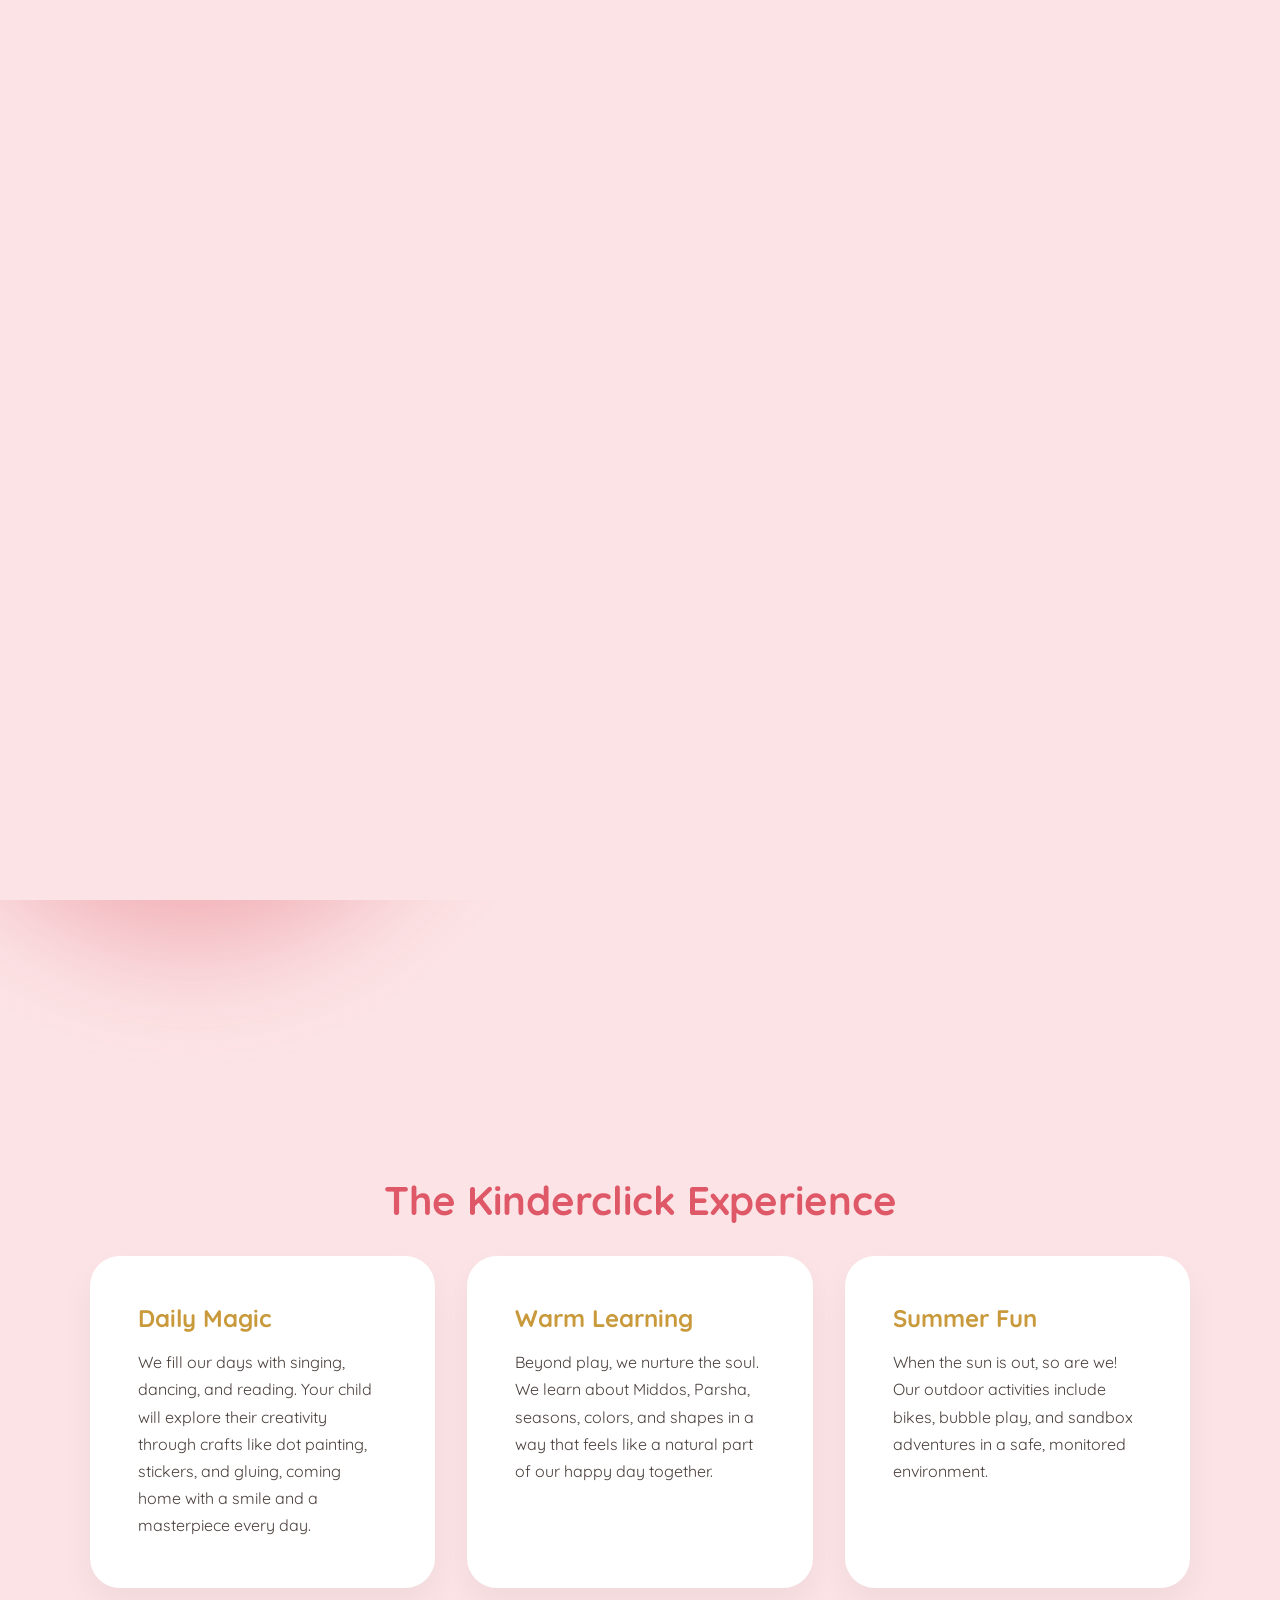
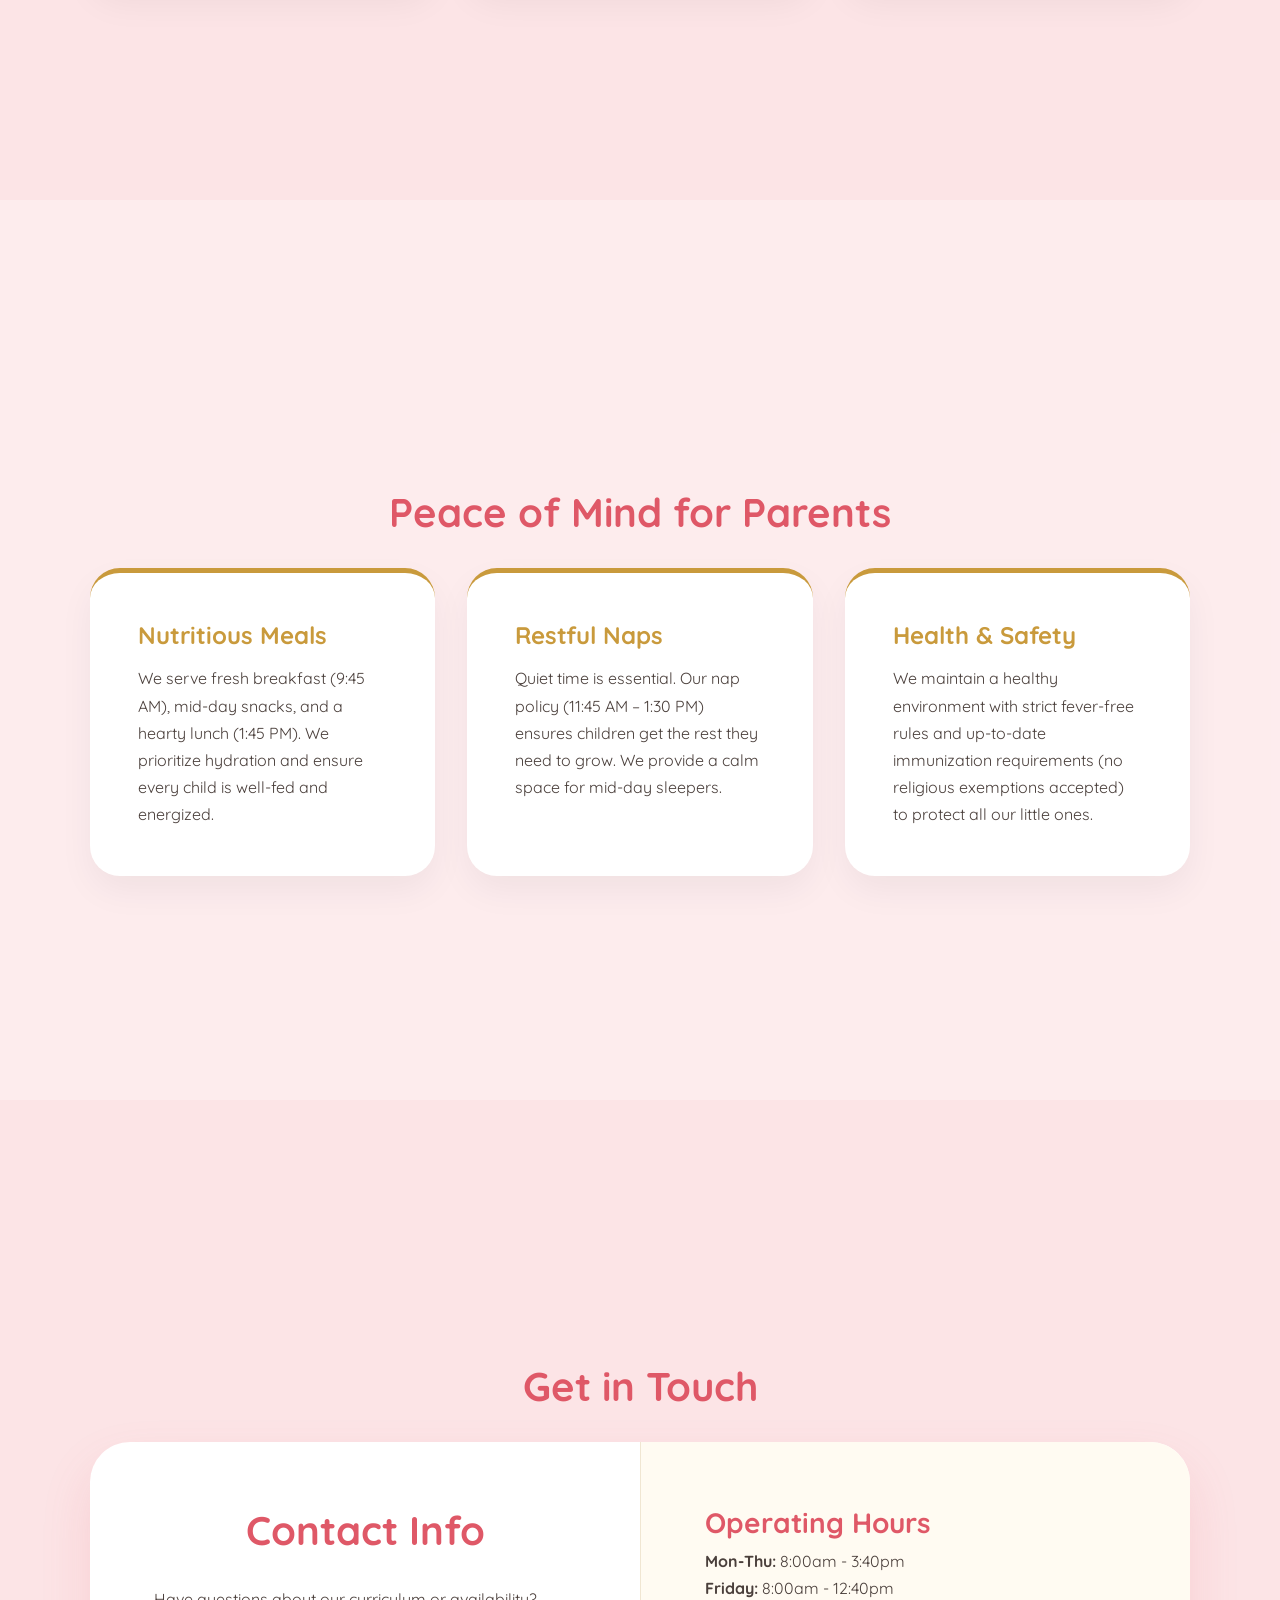
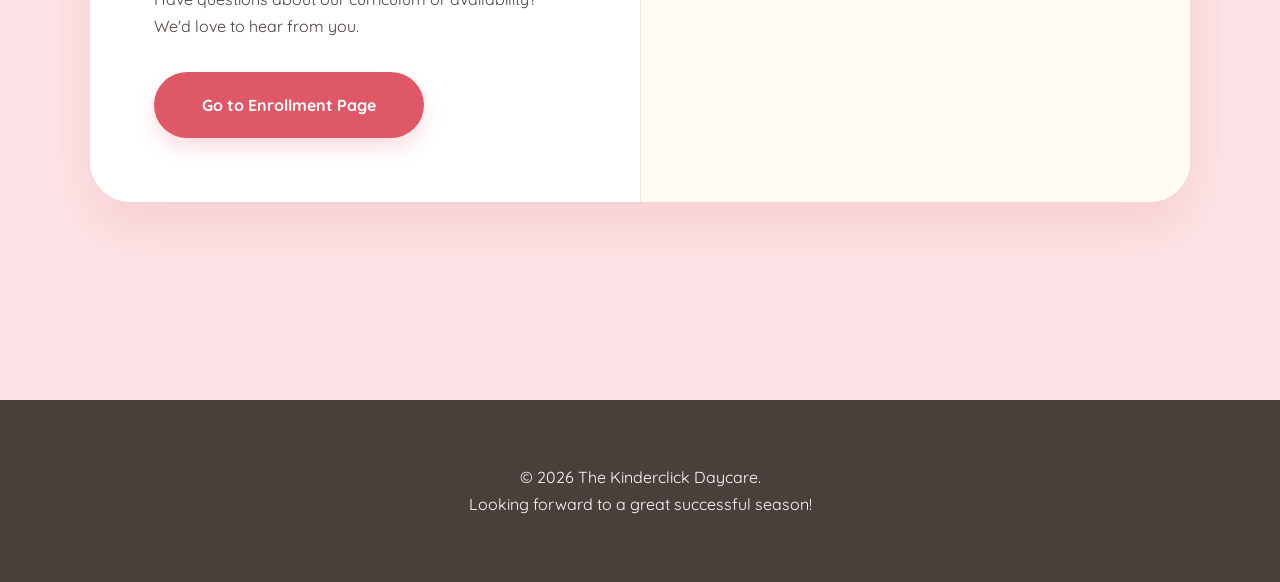
<file: index.html>
<!DOCTYPE html>
<html lang="en">
<head>
    <meta charset="UTF-8">
    <meta name="viewport" content="width=device-width, initial-scale=1.0">
    <title>The Kinderclick Daycare | Where Every Child Blossoms</title>
    <link rel="icon" type="image/png" href="favicon.png">
    <style>
        /* --- SITE LOADER STYLES --- */
        #site-loader {
            position: fixed;
            top: 0;
            left: 0;
            width: 100%;
            height: 100%;
            background: var(--primary-pink); /* Covers the screen in your primary brand color */
            z-index: 99999; /* Keeps it above everything else */
            transition: opacity 0.6s ease;
        }

        #loader-logo {
            position: absolute;
            top: 50%;
            left: 50%;
            height: 140px;
            transform: translate(-50%, -50%);
            /* Triggers the spin and fly animation */
            animation: spinAndFly 2s cubic-bezier(0.77, 0, 0.175, 1) forwards;
        }

        @keyframes spinAndFly {
            0% {
                top: 50%;
                left: 50%;
                transform: translate(-50%, -50%) rotate(0deg);
                height: 340px;
            }
            50% {
                /* Completes the 360 circle in the center of the screen */
                top: 50%;
                left: 50%;
                transform: translate(-50%, -50%) rotate(360deg);
                height: 140px;
                opacity: 1;
            }
            100% {
                /* Flies to the top ribbon and shrinks to match the actual logo size */
                top: 40px;
                left: 10vw; /* Navigates towards the flexbox alignment of your header */
                transform: translate(-50%, -50%) rotate(360deg);
                height: 60px;
                opacity: 0; /* Fades out smoothly as it lands */
            }
        }

        :root {
            --primary-pink: #fce4e6;
            --accent-red: #df5867;
            --brand-gold: #c99a3c;
            --deep-brown: #4a3f3b;
            --white: #ffffff;
            --glass: rgba(255, 255, 255, 0.85);
        }

        * {
            box-sizing: border-box;
            margin: 0;
            padding: 0;
        }

        html { scroll-behavior: smooth; }

        body {
            background-color: var(--primary-pink);
            color: var(--deep-brown);
            line-height: 1.7;
        }

        .bg-ornament {
            position: fixed;
            z-index: -1;
            opacity: 0.4;
            filter: blur(60px);
        }
        .ornament-1 { width: 50vw; height: 50vw; background: var(--brand-gold); top: -10%; right: -10%; border-radius: 50%; }
        .ornament-2 { width: 40vw; height: 40vw; background: var(--accent-red); bottom: -5%; left: -5%; border-radius: 50%; }

        header {
            position: fixed;
            top: 0;
            width: 100%;
            background: var(--glass);
            backdrop-filter: blur(12px);
            z-index: 1000;
            border-bottom: 1px solid rgba(223, 88, 103, 0.1);
        }

        .nav-content {
            max-width: 1200px;
            margin: 0 auto;
            padding: 1rem 2rem;
            display: flex;
            justify-content: space-between;
            align-items: center;
        }

        /* --- LOGO ANIMATION --- */
        .logo-placeholder img { 
            height: 60px; 
            /* Applies the continuous floating animation */
            animation: gentleFloat 4s ease-in-out infinite;
            transition: transform 0.3s ease;
        }

        /* Adds a playful little pop and tilt when hovered */
        .logo-placeholder img:hover {
            transform: scale(1.1) rotate(-5deg);
            /* Pauses the float animation while hovered so the transform takes over */
            animation-play-state: paused; 
        }

        /* Defines the floating movement */
        @keyframes gentleFloat {
            0% { transform: translateY(0px); }
            50% { transform: translateY(-6px); }
            100% { transform: translateY(0px); }
        }

        nav ul {
            display: flex;
            list-style: none;
            gap: 2rem;
        }

        nav a {
            text-decoration: none;
            color: var(--accent-red);
            font-weight: 700;
            font-size: 0.85rem;
            text-transform: uppercase;
            letter-spacing: 1px;
        }

        section {
            min-height: 100vh;
            padding: 8rem 2rem 4rem;
            display: flex;
            align-items: center;
        }

        .container {
            max-width: 1100px;
            margin: 0 auto;
            width: 100%;
        }

        h1, h2, h3 { color: var(--accent-red); line-height: 1.2; }
        h1 { font-size: clamp(2.5rem, 7vw, 4.5rem); margin-bottom: 1.5rem; }
        h2 { font-size: 2.5rem; margin-bottom: 2rem; text-align: center; }
        h3 { font-size: 1.75rem; margin-bottom: 0.5rem; }
        
        .highlight { color: var(--brand-gold); }

        .hero { text-align: center; background: radial-gradient(circle, var(--white) 0%, transparent 70%); }
        .hero p { font-size: 1.4rem; max-width: 800px; margin: 0 auto 2.5rem; font-weight: 300; }

        .grid {
            display: grid;
            grid-template-columns: repeat(auto-fit, minmax(300px, 1fr));
            gap: 2rem;
        }

        .feature-card {
            background: var(--white);
            padding: 3rem;
            border-radius: 30px;
            box-shadow: 0 15px 35px rgba(0,0,0,0.05);
            transition: 0.3s;
        }

        .feature-card:hover { transform: translateY(-10px); }
        .feature-card h3 { color: var(--brand-gold); margin-bottom: 1rem; font-size: 1.5rem; }

        .contact-wrapper {
            background: var(--white);
            border-radius: 40px;
            overflow: hidden;
            display: grid;
            grid-template-columns: 1fr 1fr;
            box-shadow: 0 25px 50px rgba(223, 88, 103, 0.15);
        }

        .contact-info { padding: 4rem; }
        .schedule-side { background: #fffbf2; padding: 4rem; border-left: 1px solid #f0e6d2; }

        .btn {
            background: var(--accent-red);
            color: white;
            padding: 1.2rem 3rem;
            border-radius: 50px;
            text-decoration: none;
            font-weight: bold;
            display: inline-block;
            transition: 0.3s;
            border: none;
            cursor: pointer;
            box-shadow: 0 10px 20px rgba(223, 88, 103, 0.2);
        }

        .btn:hover { background: var(--brand-gold); transform: translateY(-3px); }

        footer { text-align: center; padding: 4rem; background: var(--deep-brown); color: white; }

        @media (max-width: 900px) {
            .contact-wrapper { grid-template-columns: 1fr; }
            section { padding-top: 6rem; }
        }

        /* --- ANIMATED HERO ELEMENTS --- */
        /* Initially hide elements so they can fade in elegantly after loader clears */
        .hero h3,
        .hero h1, 
        .hero p, 
        .hero .btn {
            opacity: 0;
            animation: fadeInUp 1.2s cubic-bezier(0.25, 0.46, 0.45, 0.94) forwards;
        }

        /* Staggered entries calibrated closely with your 1.9s loader fade start */
        .hero h3 { animation-delay: 2.0s; }
        .hero h1 { animation-delay: 2.3s; }
        .hero p  { animation-delay: 2.6s; }
        .hero .btn { animation-delay: 2.9s; }

        /* The gentle slide-up effect */
        @keyframes fadeInUp {
            from {
                opacity: 0;
                transform: translateY(25px);
            }
            to {
                opacity: 1;
                transform: translateY(0);
            }
        }

        /* --- BRAND NAME SPARKLING EFFECT --- */
        .brand-name {
            position: relative;
            display: inline-block;
            color: var(--accent-red); /* Keeps your exact deep red color intact */
            transition: text-shadow 0.3s ease;
            cursor: default;
        }

        /* Subtle sharp clean glint effect on the letters directly without losing color */
        .brand-name:hover {
            text-shadow: 0 0 4px rgba(255, 255, 255, 0.7);
        }

        /* Setup blueprints for magical 4-pointed vector sparkle shapes */
        .brand-name::before,
        .brand-name::after {
            content: '';
            position: absolute;
            background: var(--brand-gold);
            /* Perfect geometrical formula for a cute decorative spark point */
            clip-path: polygon(50% 0%, 63% 37%, 100% 50%, 63% 63%, 50% 100%, 37% 63%, 0% 50%, 37% 37%);
            opacity: 0;
            transform: scale(0) rotate(0deg);
            transition: transform 0.4s ease, opacity 0.3s ease;
            pointer-events: none; /* Prevents interference with select/clicks */
        }

        /* Star 1: Positioned top-left, colored Gold */
        .brand-name::before {
            top: -12px;
            left: -12px;
            width: 18px;
            height: 18px;
        }

        /* Star 2: Positioned bottom-right, colored White */
        .brand-name::after {
            bottom: -4px;
            right: -16px;
            width: 13px;
            height: 13px;
            background: var(--white);
        }

        /* Fire off infinite looping twinkle cycles when parent pointer rests over text */
        .brand-name:hover::before {
            opacity: 1;
            animation: sparkleTwinkleOne 1.4s infinite ease-in-out;
        }

        .brand-name:hover::after {
            opacity: 1;
            animation: sparkleTwinkleTwo 1.8s infinite ease-in-out;
        }

        @keyframes sparkleTwinkleOne {
            0% { transform: scale(0) rotate(0deg); opacity: 0; }
            50% { transform: scale(1.2) rotate(90deg); opacity: 1; }
            100% { transform: scale(0) rotate(180deg); opacity: 0; }
        }

        @keyframes sparkleTwinkleTwo {
            0% { transform: scale(0) rotate(0deg); opacity: 0; }
            50% { transform: scale(1) rotate(-90deg); opacity: 1; }
            100% { transform: scale(0) rotate(-180deg); opacity: 0; }
        }

        /* --- GROW & BLOSSOM TEXT EFFECT --- */
        .highlight {
            display: inline-block;
            color: var(--brand-gold);
            animation: textBlossom 3s ease-in-out infinite alternate;
            transform-origin: center;
        }

        @keyframes textBlossom {
            0% { transform: scale(1); filter: drop-shadow(0 0 0px rgba(201,154,60,0)); }
            100% { transform: scale(1.02) rotate(0.5deg); filter: drop-shadow(0 4px 12px rgba(201,154,60,0.15)); }
        }

        /* --- FLOATING BACKGROUND PARTICLES --- */
        .hero-particles {
            position: absolute;
            width: 100%;
            height: 100%;
            top: 0;
            left: 0;
            overflow: hidden;
            z-index: -1;
            pointer-events: none;
        }

        .bubble {
            position: absolute;
            background: rgba(255, 255, 255, 0.6);
            border-radius: 50%;
            animation: floatBubble 8s infinite linear;
            bottom: -50px;
        }

        /* Varied particle weights, delay settings, and accents */
        .bubble:nth-child(1) { left: 12%; width: 45px; height: 45px; animation-duration: 9s; animation-delay: 2s; background: rgba(239, 88, 103, 0.12); }
        .bubble:nth-child(2) { left: 30%; width: 25px; height: 25px; animation-duration: 7s; animation-delay: 4.5s; }
        .bubble:nth-child(3) { left: 70%; width: 55px; height: 55px; animation-duration: 11s; animation-delay: 1.5s; background: rgba(201, 154, 60, 0.1); }
        .bubble:nth-child(4) { left: 88%; width: 32px; height: 32px; animation-duration: 8s; animation-delay: 3.5s; }

        @keyframes floatBubble {
            0% { transform: translateY(0) scale(1); opacity: 0; }
            10% { opacity: 1; }
            90% { opacity: 1; }
            100% { transform: translateY(-80vh) scale(1.2); opacity: 0; }
        }

        /* Continuous pulse dynamics applied safely after element finishes layout entry */
        .hero .btn {
            animation: pulseBtn 2s infinite alternate;
            animation-delay: 4.1s; 
        }

        @keyframes pulseBtn {
            0% { box-shadow: 0 10px 20px rgba(223, 88, 103, 0.2); }
            100% { box-shadow: 0 15px 30px rgba(223, 88, 103, 0.45); transform: translateY(-2px); }
        }
    </style>
    <link rel="stylesheet" href="fonts.css">
</head>
<body>
    <div id="site-loader">
        <img src="logo.png" alt="Kinderclick Loader" id="loader-logo">
    </div>

    <div class="bg-ornament ornament-1"></div>
    <div class="bg-ornament ornament-2"></div>

    <header>
        <div class="nav-content">
            <div class="logo-placeholder">
                <img src="logo.png" alt="Kinderclick Logo">
            </div>
            <nav>
                <ul>
                    <li><a href="#about">The Experience</a></li>
                    <li><a href="#policies">Policies</a></li>
                    <li><a href="Full.html">Enrollment</a></li>
                    <li><a href="testing2.html">Online Portal</a></li>
                </ul>
            </nav>
        </div>
    </header>

    <section class="hero" style="position: relative;">
        <div class="hero-particles">
            <div class="bubble"></div>
            <div class="bubble"></div>
            <div class="bubble"></div>
            <div class="bubble"></div>
        </div>

        <div class="container">
            <h3><span class="highlight">Welcome to </span><br></h3>
            <h1><span class="brand-name">The Kinderclick</span> <br><span class="highlight">Daycare</span></h1>
            <p>Where Every child Grows & Blossoms, <strong>a happy, calm, and loving environment</strong> designed for your child’s successful first steps.</p>
            <a href="Full.html" class="btn">Apply for the Season</a>
        </div>
    </section>

    <section id="about">
        <div class="container">
            <h2>The Kinderclick Experience</h2>
            <div class="grid">
                <div class="feature-card">
                    <h3>Daily Magic</h3>
                    <p>We fill our days with singing, dancing, and reading. Your child will explore their creativity through crafts like dot painting, stickers, and gluing, coming home with a smile and a masterpiece every day.</p>
                </div>
                <div class="feature-card">
                    <h3>Warm Learning</h3>
                    <p>Beyond play, we nurture the soul. We learn about Middos, Parsha, seasons, colors, and shapes in a way that feels like a natural part of our happy day together.</p>
                </div>
                <div class="feature-card">
                    <h3>Summer Fun</h3>
                    <p>When the sun is out, so are we! Our outdoor activities include bikes, bubble play, and sandbox adventures in a safe, monitored environment.</p>
                </div>
            </div>
        </div>
    </section>

    <section id="policies" style="background: rgba(255,255,255,0.3);">
        <div class="container">
            <h2>Peace of Mind for Parents</h2>
            <div class="grid">
                <div class="feature-card" style="border-top: 5px solid var(--brand-gold);">
                    <h3>Nutritious Meals</h3>
                    <p>We serve fresh breakfast (9:45 AM), mid-day snacks, and a hearty lunch (1:45 PM). We prioritize hydration and ensure every child is well-fed and energized.</p>
                </div>
                <div class="feature-card" style="border-top: 5px solid var(--brand-gold);">
                    <h3>Restful Naps</h3>
                    <p>Quiet time is essential. Our nap policy (11:45 AM – 1:30 PM) ensures children get the rest they need to grow. We provide a calm space for mid-day sleepers.</p>
                </div>
                <div class="feature-card" style="border-top: 5px solid var(--brand-gold);">
                    <h3>Health & Safety</h3>
                    <p>We maintain a healthy environment with strict fever-free rules and up-to-date immunization requirements (no religious exemptions accepted) to protect all our little ones.</p>
                </div>
            </div>
        </div>
    </section>

    <section id="contact">
        <div class="container">
            <h2>Get in Touch</h2>
            <div class="contact-wrapper">
                <div class="contact-info">
                    <h2>Contact Info</h2>
                    <p style="margin-bottom: 2rem;">Have questions about our curriculum or availability? We'd love to hear from you.</p>
                    <p style="margin-top: 2rem;">
                        <a href="Full.html" class="btn">Go to Enrollment Page</a>
                    </p>
                </div>
                <div class="schedule-side">
                    <h3>Operating Hours</h3>
                    <p><strong>Mon-Thu:</strong> 8:00am - 3:40pm</p>
                    <p><strong>Friday:</strong> 8:00am - 12:40pm</p>
                </div>
            </div>
        </div>
    </section>

    <footer>
        <p>&copy; 2026 The Kinderclick Daycare. <br>Looking forward to a great successful season!</p>
    </footer>

    <script>
        // Removes the preloader once the logo animation finishes
        window.addEventListener('load', function() {
            setTimeout(function() {
                const loader = document.getElementById('site-loader');
                loader.style.opacity = '0'; // Fades out the pink background
                
                // Removes the element from the page completely so links remain clickable
                setTimeout(() => {
                    loader.style.display = 'none';
                }, 600);
            }, 1900); // Triggers right as the logo lands in the ribbon
        });
    </script>
</body>
</html>
</file>
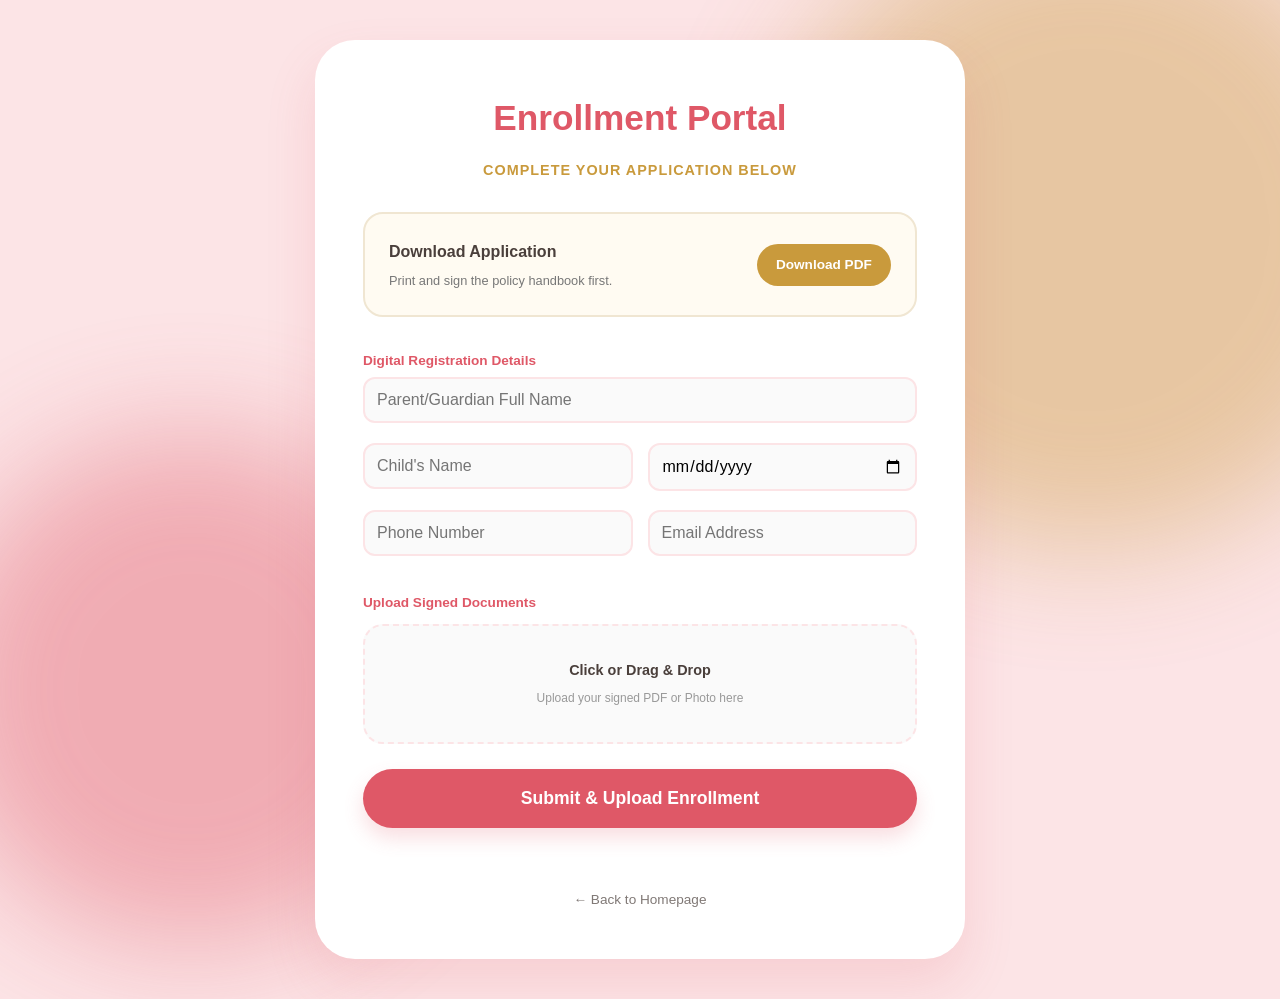
<file: enrollment.html>
<!DOCTYPE html>
<html lang="en">
<head>
    <meta charset="UTF-8">
    <meta name="viewport" content="width=device-width, initial-scale=1.0">
    <title>Enroll Your Child | Kinderclick</title>
    <link rel="icon" type="image/png" href="favicon.png">
    <style>
        :root {
            --primary-pink: #fce4e6;
            --accent-red: #df5867;
            --brand-gold: #c99a3c;
            --deep-brown: #4a3f3b;
            --white: #ffffff;
            --glass: rgba(255, 255, 255, 0.85);
        }

        * {
            box-sizing: border-box;
            margin: 0;
            padding: 0;
            font-family: 'Segoe UI', Tahoma, Geneva, Verdana, sans-serif;
        }

        body {
            background-color: var(--primary-pink);
            color: var(--deep-brown);
            line-height: 1.7;
            display: flex;
            justify-content: center;
            align-items: center;
            min-height: 100vh;
            padding: 40px 20px;
        }

        /* --- DECORATIVE BACKGROUND --- */
        .bg-ornament {
            position: fixed;
            z-index: -1;
            opacity: 0.4;
            filter: blur(60px);
        }
        .ornament-1 { width: 50vw; height: 50vw; background: var(--brand-gold); top: -10%; right: -10%; border-radius: 50%; }
        .ornament-2 { width: 40vw; height: 40vw; background: var(--accent-red); bottom: -5%; left: -5%; border-radius: 50%; }

        .card {
            background: var(--white);
            padding: 3rem;
            border-radius: 40px;
            max-width: 650px;
            width: 100%;
            box-shadow: 0 25px 50px rgba(223, 88, 103, 0.15);
            position: relative;
            z-index: 1;
        }

        h1 { color: var(--accent-red); text-align: center; margin-bottom: 10px; font-size: 2.2rem; }
        .subtitle { text-align: center; color: var(--brand-gold); margin-bottom: 30px; font-weight: bold; font-size: 0.9rem; text-transform: uppercase; letter-spacing: 1px; }
        
        /* --- DOWNLOAD BOX --- */
        .download-box {
            background: #fffbf2;
            border: 2px solid #f0e6d2;
            padding: 1.5rem;
            border-radius: 20px;
            display: flex;
            align-items: center;
            justify-content: space-between;
            margin-bottom: 2rem;
        }
        .download-text h4 { color: var(--deep-brown); margin-bottom: 4px; }
        .download-text p { font-size: 0.8rem; color: #777; }

        .form-group { margin-bottom: 1.2rem; }
        label { display: block; margin-bottom: 5px; font-weight: bold; color: var(--accent-red); font-size: 0.85rem; }
        
        input {
            width: 100%;
            padding: 12px;
            border: 2px solid var(--primary-pink);
            border-radius: 12px;
            font-size: 1rem;
            background: #fafafa;
            transition: 0.3s;
        }

        input:focus {
            outline: none;
            border-color: var(--brand-gold);
            background: white;
        }

        /* --- STYLED UPLOAD AREA --- */
        .upload-container {
            position: relative;
            background: #fafafa;
            border: 2px dashed var(--primary-pink);
            padding: 2rem;
            border-radius: 20px;
            text-align: center;
            transition: 0.3s;
            cursor: pointer;
            margin-top: 10px;
        }
        .upload-container:hover {
            border-color: var(--accent-red);
            background: #fff5f6;
        }
        .upload-container i {
            display: block;
            font-size: 2rem;
            margin-bottom: 10px;
            color: var(--accent-red);
        }
        .upload-container p { font-size: 0.9rem; color: var(--deep-brown); }
        .upload-container span { font-size: 0.75rem; color: #999; }
        
        #fileInput {
            position: absolute;
            top: 0;
            left: 0;
            width: 100%;
            height: 100%;
            opacity: 0;
            cursor: pointer;
        }

        .btn {
            background: var(--accent-red);
            color: white;
            border: none;
            width: 100%;
            padding: 1.2rem;
            border-radius: 50px;
            font-size: 1.1rem;
            font-weight: bold;
            cursor: pointer;
            margin-top: 25px;
            transition: 0.3s;
            box-shadow: 0 10px 20px rgba(223, 88, 103, 0.2);
        }

        .btn-small {
            background: var(--brand-gold);
            padding: 0.6rem 1.2rem;
            font-size: 0.85rem;
            border-radius: 30px;
            text-decoration: none;
            color: white;
            font-weight: bold;
        }

        .btn:hover { background: var(--brand-gold); transform: translateY(-2px); }
        .btn:disabled { background: #ccc; cursor: not-allowed; }
        
        #status { margin-top: 20px; text-align: center; font-weight: bold; padding: 10px; border-radius: 12px; font-size: 0.9rem; }
        
        .back-link {
            display: block;
            text-align: center;
            margin-top: 20px;
            color: var(--deep-brown);
            text-decoration: none;
            font-size: 0.85rem;
            opacity: 0.7;
        }
    </style>
</head>
<body>

<div class="bg-ornament ornament-1"></div>
<div class="bg-ornament ornament-2"></div>

<div class="card">
    <h1>Enrollment Portal</h1>
    <p class="subtitle">Complete your application below</p>
    
    <div class="download-box">
        <div class="download-text">
            <h4>Download Application</h4>
            <p>Print and sign the policy handbook first.</p>
        </div>
        <a href="OCFS-LDSS-0792.pdf" download="Kinderclick_Application_Form.pdf" class="btn-small">Download PDF</a>
    </div>

    <form id="enrollmentForm">
        <label>Digital Registration Details</label>
        <div class="form-group">
            <input type="text" id="parentName" placeholder="Parent/Guardian Full Name" required>
        </div>
        
        <div style="display: grid; grid-template-columns: 1fr 1fr; gap: 15px;">
            <div class="form-group">
                <input type="text" id="childName" placeholder="Child's Name" required>
            </div>
            <div class="form-group">
                <input type="date" id="childDob" required>
            </div>
        </div>

        <div style="display: grid; grid-template-columns: 1fr 1fr; gap: 15px;">
            <div class="form-group">
                <input type="tel" id="phone" placeholder="Phone Number" required>
            </div>
            <div class="form-group">
                <input type="email" id="email" placeholder="Email Address" required>
            </div>
        </div>

        <label style="margin-top: 1rem;">Upload Signed Documents</label>
        <div class="upload-container" id="dropZone">
            <div id="fileInfo">
                <p><strong>Click or Drag & Drop</strong></p>
                <span>Upload your signed PDF or Photo here</span>
            </div>
            <input type="file" id="fileInput" accept=".pdf,image/*" required>
        </div>
        
        <button type="submit" id="submitBtn" class="btn">Submit & Upload Enrollment</button>
    </form>
    
    <div id="status"></div>
    <a href="index.html" class="back-link">← Back to Homepage</a>
</div>

<script>
    const scriptURL = 'https://script.google.com/macros/s/AKfycbx3pAIXYkXNVANytpXfGrN6ALRuliQAyFrhnX6Y--jBqr1CVcocL7Z4B2r-tmSPe7hbHA/exec';
    
    // File input visual feedback
    const fileInput = document.getElementById('fileInput');
    const fileInfo = document.getElementById('fileInfo');

    fileInput.addEventListener('change', function() {
        if (this.files && this.files[0]) {
            fileInfo.innerHTML = `<p style="color:var(--accent-red)"><strong>Selected:</strong> ${this.files[0].name}</p><span>Ready to upload</span>`;
            document.getElementById('dropZone').style.borderColor = "var(--brand-gold)";
        }
    });

    document.getElementById('enrollmentForm').addEventListener('submit', function(e) {
        e.preventDefault();
        
        const submitBtn = document.getElementById('submitBtn');
        const status = document.getElementById('status');
        const file = fileInput.files[0];
        
        submitBtn.disabled = true;
        status.innerText = "Processing enrollment and uploading file...";
        status.style.color = "var(--brand-gold)";
        status.style.background = "#fff9e6";

        const reader = new FileReader();
        reader.onload = function() {
            const fileContent = reader.result;
            const formData = new URLSearchParams();
            
            formData.append('fileContent', fileContent);
            formData.append('filename', file.name);
            formData.append('parentName', document.getElementById('parentName').value);
            formData.append('childName', document.getElementById('childName').value);
            formData.append('childDob', document.getElementById('childDob').value);
            formData.append('phone', document.getElementById('phone').value);
            formData.append('email', document.getElementById('email').value);

            fetch(scriptURL, {
                method: 'POST',
                body: formData,
                mode: 'no-cors' 
            })
            .then(() => {
                status.innerText = "Thank you! Application submitted successfully.";
                status.style.color = "green";
                status.style.background = "#e6ffed";
                document.getElementById('enrollmentForm').reset();
                fileInfo.innerHTML = `<p><strong>Click or Drag & Drop</strong></p><span>Upload your signed PDF or Photo here</span>`;
                submitBtn.disabled = false;
            })
            .catch(err => {
                status.innerText = "Something went wrong. Please try again.";
                status.style.color = "red";
                status.style.background = "#ffe6e6";
                submitBtn.disabled = false;
            });
        };
        reader.readAsDataURL(file);
    });
</script>

</body>
</html>
</file>
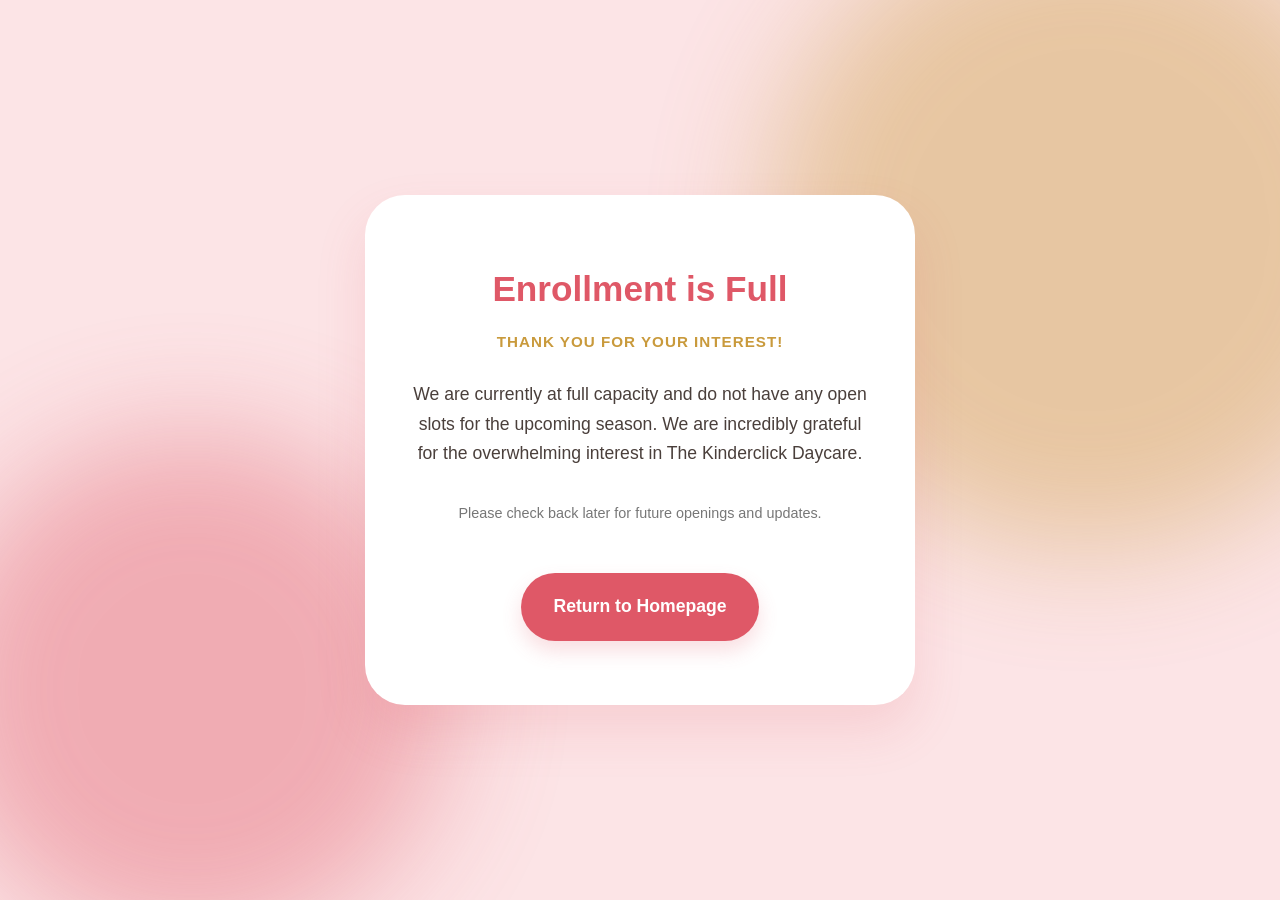
<file: Full.html>
<!DOCTYPE html>
<html lang="en">
<head>
    <meta charset="UTF-8">
    <meta name="viewport" content="width=device-width, initial-scale=1.0">
    <title>Enrollment Full | Kinderclick</title>
    <style>
        :root {
            --primary-pink: #fce4e6;
            --accent-red: #df5867;
            --brand-gold: #c99a3c;
            --deep-brown: #4a3f3b;
            --white: #ffffff;
        }

        * {
            box-sizing: border-box;
            margin: 0;
            padding: 0;
            font-family: 'Segoe UI', Tahoma, Geneva, Verdana, sans-serif;
        }

        body {
            background-color: var(--primary-pink);
            color: var(--deep-brown);
            line-height: 1.7;
            display: flex;
            justify-content: center;
            align-items: center;
            min-height: 100vh;
            padding: 40px 20px;
        }

        /* --- DECORATIVE BACKGROUND --- */
        .bg-ornament {
            position: fixed;
            z-index: -1;
            opacity: 0.4;
            filter: blur(60px);
        }
        .ornament-1 { width: 50vw; height: 50vw; background: var(--brand-gold); top: -10%; right: -10%; border-radius: 50%; }
        .ornament-2 { width: 40vw; height: 40vw; background: var(--accent-red); bottom: -5%; left: -5%; border-radius: 50%; }

        .card {
            background: var(--white);
            padding: 4rem 3rem;
            border-radius: 40px;
            max-width: 550px;
            width: 100%;
            box-shadow: 0 25px 50px rgba(223, 88, 103, 0.15);
            position: relative;
            z-index: 1;
            text-align: center;
        }

        h1 { 
            color: var(--accent-red); 
            margin-bottom: 10px; 
            font-size: 2.2rem; 
        }
        
        .subtitle { 
            color: var(--brand-gold); 
            margin-bottom: 25px; 
            font-weight: bold; 
            font-size: 0.95rem; 
            text-transform: uppercase; 
            letter-spacing: 1px; 
        }

        p.message {
            font-size: 1.1rem;
            margin-bottom: 2rem;
            color: var(--deep-brown);
        }

        .btn {
            background: var(--accent-red);
            color: white;
            border: none;
            display: inline-block;
            padding: 1.2rem 2rem;
            border-radius: 50px;
            font-size: 1.1rem;
            font-weight: bold;
            cursor: pointer;
            margin-top: 15px;
            text-decoration: none;
            transition: 0.3s;
            box-shadow: 0 10px 20px rgba(223, 88, 103, 0.2);
        }

        .btn:hover { 
            background: var(--brand-gold); 
            transform: translateY(-2px); 
        }

    </style>
</head>
<body>

<div class="bg-ornament ornament-1"></div>
<div class="bg-ornament ornament-2"></div>

<div class="card">
    <h1>Enrollment is Full</h1>
    <p class="subtitle">Thank you for your interest!</p>
    
    <p class="message">
        We are currently at full capacity and do not have any open slots for the upcoming season. We are incredibly grateful for the overwhelming interest in The Kinderclick Daycare.
    </p>
    
    <p style="font-size: 0.9rem; color: #777; margin-bottom: 2rem;">
        Please check back later for future openings and updates.
    </p>

    <a href="index.html" class="btn">Return to Homepage</a>
</div>

</body>
</html>
</file>
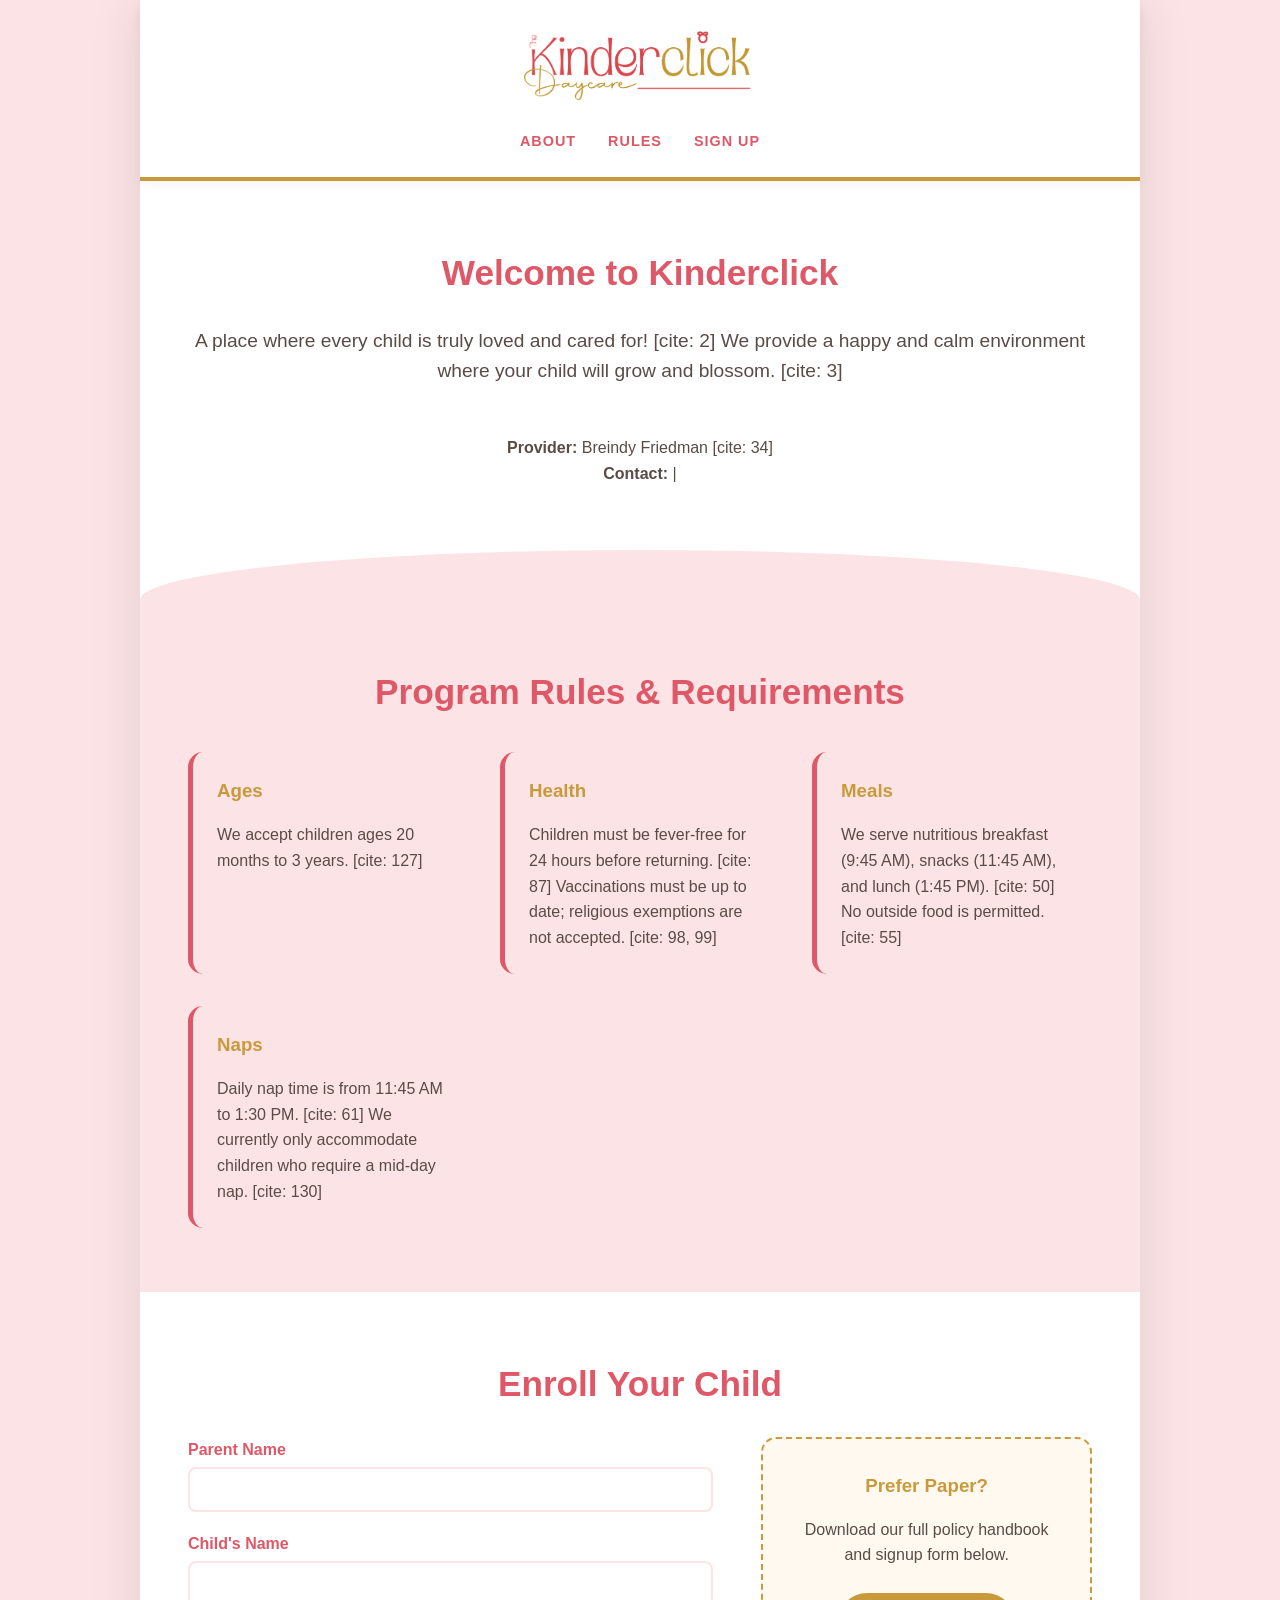
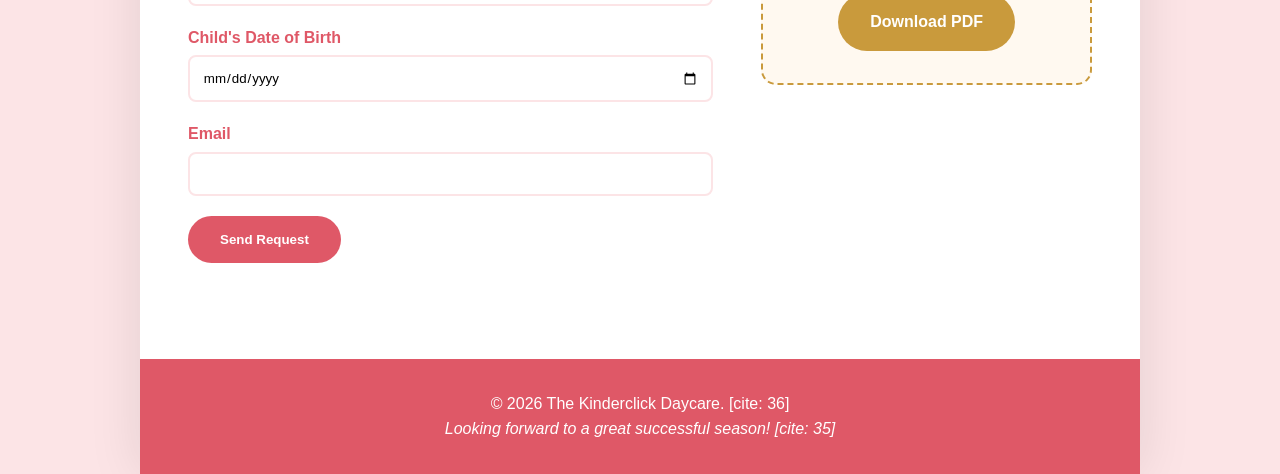
<file: index (2).html>
<!DOCTYPE html>
<html lang="en">
<head>
    <meta charset="UTF-8">
    <meta name="viewport" content="width=device-width, initial-scale=1.0">
    <title>The Kinderclick Daycare</title>
    <style>
        :root {
            --primary-pink: #fce4e6; /* Soft pink for background sides */
            --accent-red: #df5867;   /* Deeper pink/red from logo */
            --brand-gold: #c99a3c;   /* Gold from logo */
            --text-main: #5a4b46;
            --white: #ffffff;
        }

        * {
            box-sizing: border-box;
            margin: 0;
            padding: 0;
            font-family: 'Segoe UI', Roboto, Helvetica, Arial, sans-serif;
        }

        body {
            background-color: var(--primary-pink); /* Fills the sides */
            color: var(--text-main);
            line-height: 1.6;
        }

        /* Header Styling */
        header {
            background: var(--white);
            padding: 1.5rem 0;
            text-align: center;
            border-bottom: 4px solid var(--brand-gold);
            box-shadow: 0 4px 10px rgba(0,0,0,0.05);
        }

        .logo-container img {
            max-height: 80px;
            margin-bottom: 1rem;
        }

        nav ul {
            list-style: none;
            display: flex;
            justify-content: center;
            gap: 2rem;
            padding: 0 1rem;
        }

        nav a {
            text-decoration: none;
            color: var(--accent-red);
            font-weight: bold;
            text-transform: uppercase;
            font-size: 0.9rem;
            letter-spacing: 1px;
        }

        /* Layout Container */
        .container {
            max-width: 1000px;
            margin: 0 auto;
            background: var(--white);
            box-shadow: 0 0 50px rgba(0,0,0,0.1); /* Soft shadow over the pink sides */
            min-height: 100vh;
        }

        section {
            padding: 4rem 3rem;
        }

        /* Decorative "Wave" separators */
        .wave-top {
            background: var(--primary-pink);
            height: 50px;
            width: 100%;
            border-radius: 50% 50% 0 0 / 100% 100% 0 0;
        }

        h2 {
            color: var(--accent-red);
            font-size: 2.2rem;
            margin-bottom: 1.5rem;
            text-align: center;
        }

        h3 {
            color: var(--brand-gold);
            margin-bottom: 1rem;
        }

        /* Requirements List */
        .req-grid {
            display: grid;
            grid-template-columns: repeat(auto-fit, minmax(250px, 1fr));
            gap: 2rem;
            margin-top: 2rem;
        }

        .req-card {
            background: var(--primary-pink);
            padding: 1.5rem;
            border-radius: 15px;
            border-left: 5px solid var(--accent-red);
        }

        /* Forms */
        .enroll-flex {
            display: flex;
            gap: 3rem;
            flex-wrap: wrap;
        }

        .form-container {
            flex: 2;
            min-width: 300px;
        }

        .download-box {
            flex: 1;
            min-width: 250px;
            background: #fff9f0;
            padding: 2rem;
            border: 2px dashed var(--brand-gold);
            border-radius: 15px;
            text-align: center;
            align-self: start;
        }

        .form-group { margin-bottom: 1.2rem; }
        
        label { 
            display: block; 
            font-weight: bold; 
            margin-bottom: 0.3rem;
            color: var(--accent-red);
        }

        input {
            width: 100%;
            padding: 0.8rem;
            border: 2px solid var(--primary-pink);
            border-radius: 8px;
            outline: none;
        }

        input:focus { border-color: var(--brand-gold); }

        .btn {
            display: inline-block;
            background: var(--accent-red);
            color: white;
            padding: 1rem 2rem;
            text-decoration: none;
            border-radius: 30px;
            font-weight: bold;
            border: none;
            cursor: pointer;
            transition: transform 0.2s;
        }

        .btn:hover { transform: scale(1.05); }

        footer {
            background: var(--accent-red);
            color: white;
            text-align: center;
            padding: 2rem;
            margin-top: 2rem;
        }

        @media (max-width: 768px) {
            section { padding: 2rem 1.5rem; }
            .container { margin: 0; box-shadow: none; }
        }
    </style>
</head>
<body>

<div class="container">
    <header>
        <div class="logo-container">
            <img src="logo.png" alt="Kinderclick Daycare Logo">
        </div>
        <nav>
            <ul>
                <li><a href="#about">About</a></li>
                <li><a href="#requirements">Rules</a></li>
                <li><a href="#enroll">Sign Up</a></li>
            </ul>
        </nav>
    </header>

    <section id="about">
        <h2>Welcome to Kinderclick</h2>
        <p style="text-align: center; font-size: 1.2rem;">
            A place where every child is truly loved and cared for! [cite: 2] 
            We provide a happy and calm environment where your child will grow and blossom. [cite: 3]
        </p>
        <div style="margin-top: 3rem; text-align: center;">
            <p><strong>Provider:</strong> Breindy Friedman [cite: 34]</p>
            <p><strong>Contact:</strong> | </p>
        </div>
    </section>

    <div class="wave-top"></div>

    <section id="requirements" style="background: var(--primary-pink);">
        <h2>Program Rules & Requirements</h2>
        <div class="req-grid">
            <div class="req-card">
                <h3>Ages</h3>
                <p>We accept children ages 20 months to 3 years. [cite: 127]</p>
            </div>
            <div class="req-card">
                <h3>Health</h3>
                <p>Children must be fever-free for 24 hours before returning. [cite: 87] Vaccinations must be up to date; religious exemptions are not accepted. [cite: 98, 99]</p>
            </div>
            <div class="req-card">
                <h3>Meals</h3>
                <p>We serve nutritious breakfast (9:45 AM), snacks (11:45 AM), and lunch (1:45 PM). [cite: 50] No outside food is permitted. [cite: 55]</p>
            </div>
            <div class="req-card">
                <h3>Naps</h3>
                <p>Daily nap time is from 11:45 AM to 1:30 PM. [cite: 61] We currently only accommodate children who require a mid-day nap. [cite: 130]</p>
            </div>
        </div>
    </section>

    <section id="enroll">
        <h2>Enroll Your Child</h2>
        <div class="enroll-flex">
            <div class="form-container">
                <form id="signupForm">
                    <div class="form-group">
                        <label>Parent Name</label>
                        <input type="text" id="pName" required>
                    </div>
                    <div class="form-group">
                        <label>Child's Name</label>
                        <input type="text" id="cName" required>
                    </div>
                    <div class="form-group">
                        <label>Child's Date of Birth</label>
                        <input type="date" id="dob" required>
                    </div>
                    <div class="form-group">
                        <label>Email</label>
                        <input type="email" id="email" required>
                    </div>
                    <button type="submit" class="btn">Send Request</button>
                </form>
            </div>

            <div class="download-box">
                <h3>Prefer Paper?</h3>
                <p>Download our full policy handbook and signup form below.</p>
                <br>
                <a href="signup-form.pdf" class="btn" style="background: var(--brand-gold);">Download PDF</a>
            </div>
        </div>
    </section>

    <footer>
        <p>&copy; 2026 The Kinderclick Daycare. [cite: 36]</p>
        <p><em>Looking forward to a great successful season! [cite: 35]</em></p>
    </footer>
</div>

<script>
    document.getElementById('signupForm').addEventListener('submit', function(e) {
        e.preventDefault();
        alert('Thank you! We have received your request and will contact you shortly.');
        this.reset();
    });
</script>

</body>
</html>
</file>
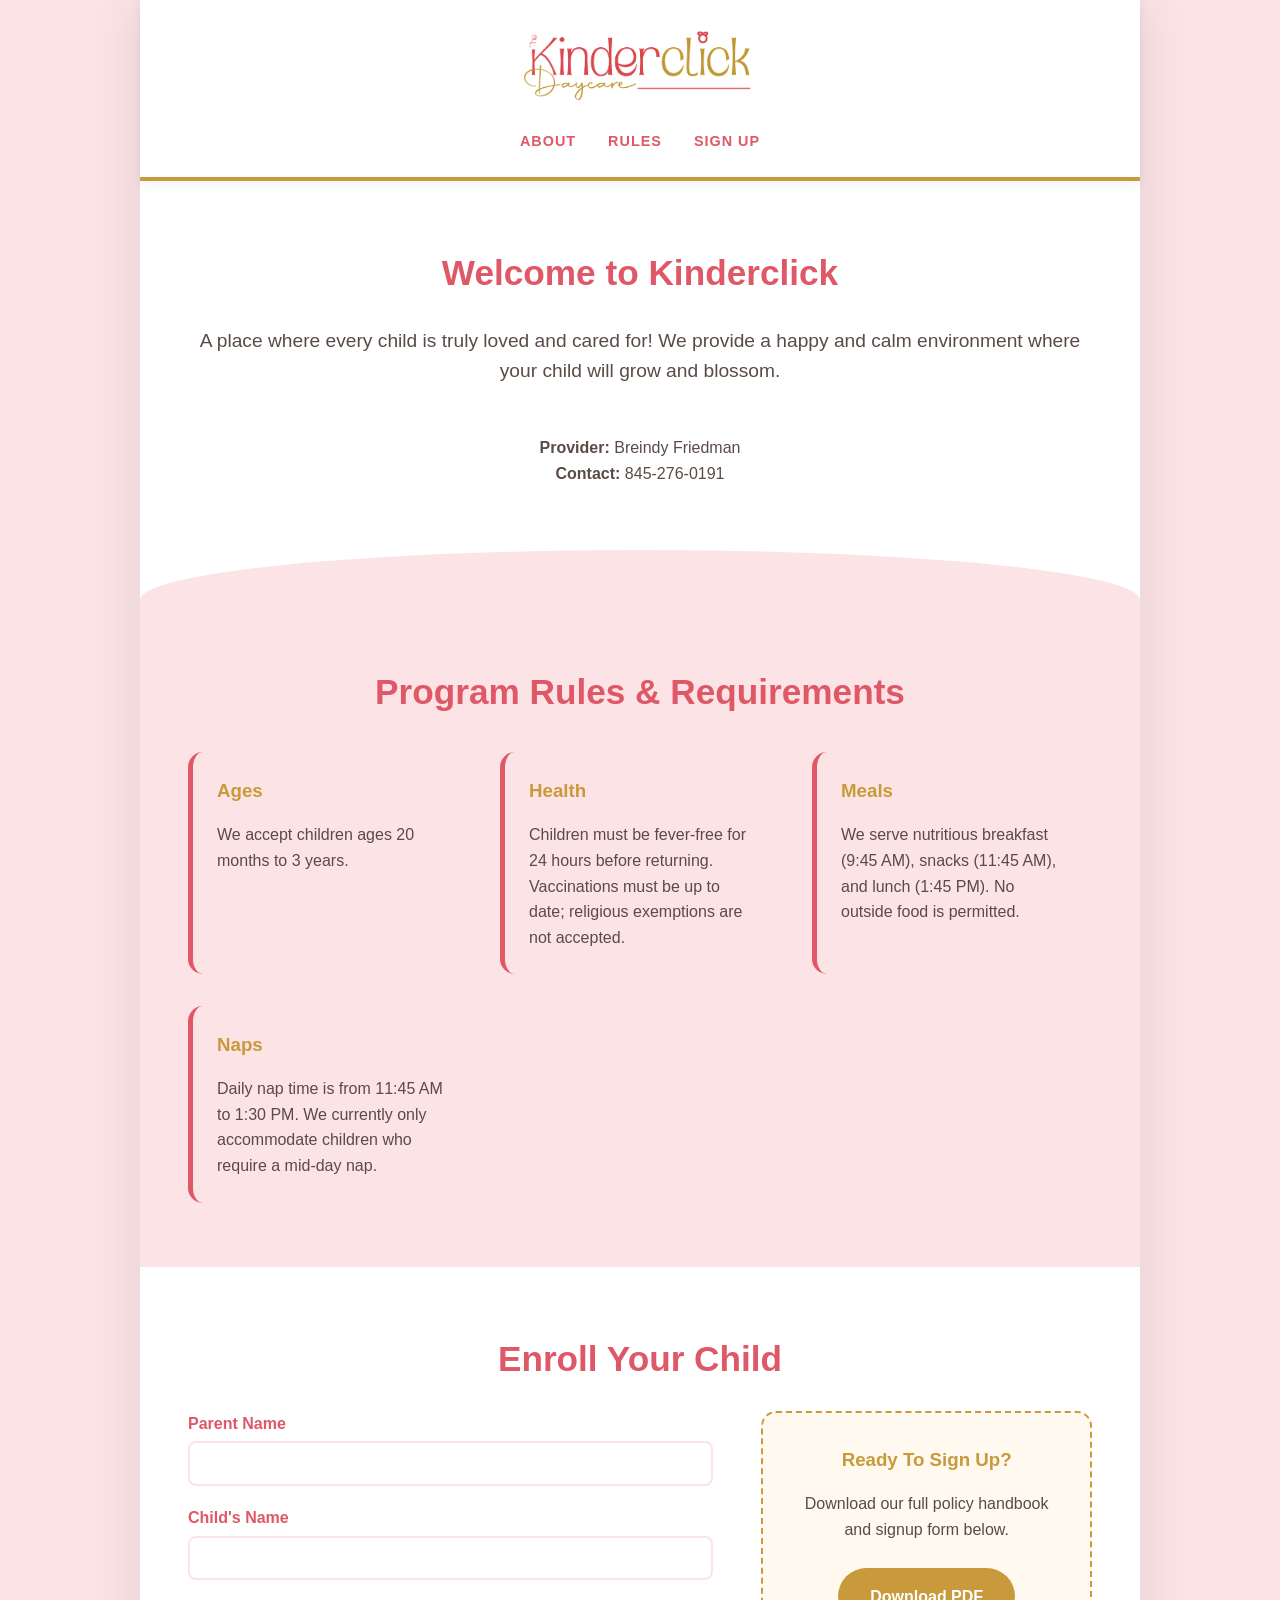
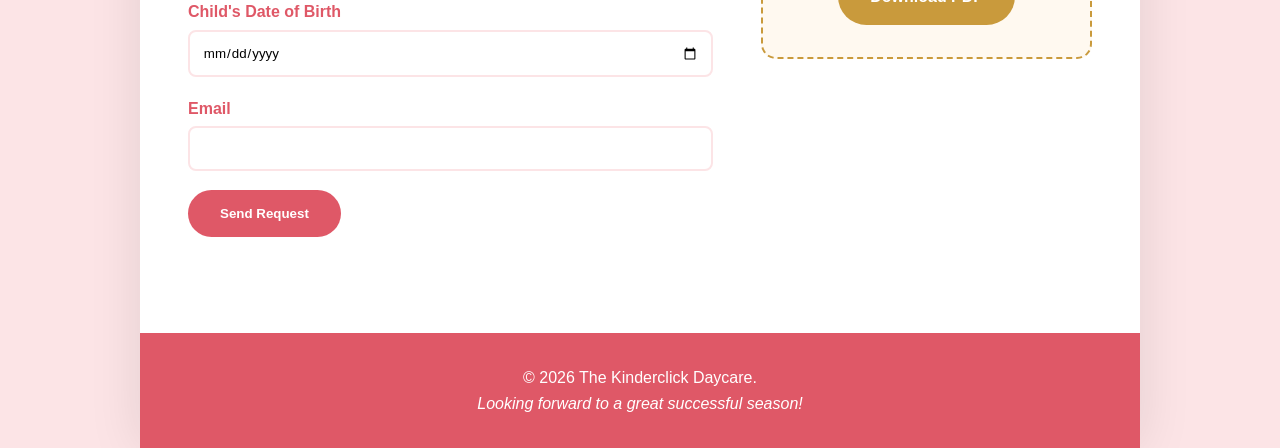
<file: old index.html>
<!DOCTYPE html>
<html lang="en">
<head>
    <meta charset="UTF-8">
    <meta name="viewport" content="width=device-width, initial-scale=1.0">
    <title>The Kinderclick Daycare</title>
    <link rel="icon" type="image/png" href="favicon.png">
    <style>
        :root {
            --primary-pink: #fce4e6; /* Soft pink for background sides */
            --accent-red: #df5867;   /* Deeper pink/red from logo */
            --brand-gold: #c99a3c;   /* Gold from logo */
            --text-main: #5a4b46;
            --white: #ffffff;
        }

        * {
            box-sizing: border-box;
            margin: 0;
            padding: 0;
            font-family: 'Segoe UI', Roboto, Helvetica, Arial, sans-serif;
        }

        body {
            background-color: var(--primary-pink); /* Fills the sides */
            color: var(--text-main);
            line-height: 1.6;
        }

        /* Header Styling */
        header {
            background: var(--white);
            padding: 1.5rem 0;
            text-align: center;
            border-bottom: 4px solid var(--brand-gold);
            box-shadow: 0 4px 10px rgba(0,0,0,0.05);
        }

        .logo-container img {
            max-height: 80px;
            margin-bottom: 1rem;
        }

        nav ul {
            list-style: none;
            display: flex;
            justify-content: center;
            gap: 2rem;
            padding: 0 1rem;
        }

        nav a {
            text-decoration: none;
            color: var(--accent-red);
            font-weight: bold;
            text-transform: uppercase;
            font-size: 0.9rem;
            letter-spacing: 1px;
        }

        /* Layout Container */
        .container {
            max-width: 1000px;
            margin: 0 auto;
            background: var(--white);
            box-shadow: 0 0 50px rgba(0,0,0,0.1); /* Soft shadow over the pink sides */
            min-height: 100vh;
        }

        section {
            padding: 4rem 3rem;
        }

        /* Decorative "Wave" separators */
        .wave-top {
            background: var(--primary-pink);
            height: 50px;
            width: 100%;
            border-radius: 50% 50% 0 0 / 100% 100% 0 0;
        }

        h2 {
            color: var(--accent-red);
            font-size: 2.2rem;
            margin-bottom: 1.5rem;
            text-align: center;
        }

        h3 {
            color: var(--brand-gold);
            margin-bottom: 1rem;
        }

        /* Requirements List */
        .req-grid {
            display: grid;
            grid-template-columns: repeat(auto-fit, minmax(250px, 1fr));
            gap: 2rem;
            margin-top: 2rem;
        }

        .req-card {
            background: var(--primary-pink);
            padding: 1.5rem;
            border-radius: 15px;
            border-left: 5px solid var(--accent-red);
        }

        /* Forms */
        .enroll-flex {
            display: flex;
            gap: 3rem;
            flex-wrap: wrap;
        }

        .form-container {
            flex: 2;
            min-width: 300px;
        }

        .download-box {
            flex: 1;
            min-width: 250px;
            background: #fff9f0;
            padding: 2rem;
            border: 2px dashed var(--brand-gold);
            border-radius: 15px;
            text-align: center;
            align-self: start;
        }

        .form-group { margin-bottom: 1.2rem; }
        
        label { 
            display: block; 
            font-weight: bold; 
            margin-bottom: 0.3rem;
            color: var(--accent-red);
        }

        input {
            width: 100%;
            padding: 0.8rem;
            border: 2px solid var(--primary-pink);
            border-radius: 8px;
            outline: none;
        }

        input:focus { border-color: var(--brand-gold); }

        .btn {
            display: inline-block;
            background: var(--accent-red);
            color: white;
            padding: 1rem 2rem;
            text-decoration: none;
            border-radius: 30px;
            font-weight: bold;
            border: none;
            cursor: pointer;
            transition: transform 0.2s;
        }

        .btn:hover { transform: scale(1.05); }

        footer {
            background: var(--accent-red);
            color: white;
            text-align: center;
            padding: 2rem;
            margin-top: 2rem;
        }

        @media (max-width: 768px) {
            section { padding: 2rem 1.5rem; }
            .container { margin: 0; box-shadow: none; }
        }
    </style>
</head>
<body>

<div class="container">
    <header>
        <div class="logo-container">
            <img src="logo.png" alt="Kinderclick Daycare Logo">
        </div>
        <nav>
            <ul>
                <li><a href="#about">About</a></li>
                <li><a href="#requirements">Rules</a></li>
                <li><a href="#enroll">Sign Up</a></li>
            </ul>
        </nav>
    </header>

    <section id="about">
        <h2>Welcome to Kinderclick</h2>
        <p style="text-align: center; font-size: 1.2rem;">
            A place where every child is truly loved and cared for!
            We provide a happy and calm environment where your child will grow and blossom.
        </p>
        <div style="margin-top: 3rem; text-align: center;">
            <p><strong>Provider:</strong> Breindy Friedman</p>
            <p><strong>Contact:</strong> 845-276-0191</p>
        </div>
    </section>

    <div class="wave-top"></div>

    <section id="requirements" style="background: var(--primary-pink);">
        <h2>Program Rules & Requirements</h2>
        <div class="req-grid">
            <div class="req-card">
                <h3>Ages</h3>
                <p>We accept children ages 20 months to 3 years.</p>
            </div>
            <div class="req-card">
                <h3>Health</h3>
                <p>Children must be fever-free for 24 hours before returning. Vaccinations must be up to date; religious exemptions are not accepted.</p>
            </div>
            <div class="req-card">
                <h3>Meals</h3>
                <p>We serve nutritious breakfast (9:45 AM), snacks (11:45 AM), and lunch (1:45 PM). No outside food is permitted.</p>
            </div>
            <div class="req-card">
                <h3>Naps</h3>
                <p>Daily nap time is from 11:45 AM to 1:30 PM. We currently only accommodate children who require a mid-day nap.</p>
            </div>
        </div>
    </section>

    <section id="enroll">
        <h2>Enroll Your Child</h2>
        <div class="enroll-flex">
            <div class="form-container">
                <form id="signupForm">
                    <div class="form-group">
                        <label>Parent Name</label>
                        <input type="text" id="pName" required>
                    </div>
                    <div class="form-group">
                        <label>Child's Name</label>
                        <input type="text" id="cName" required>
                    </div>
                    <div class="form-group">
                        <label>Child's Date of Birth</label>
                        <input type="date" id="dob" required>
                    </div>
                    <div class="form-group">
                        <label>Email</label>
                        <input type="email" id="email" required>
                    </div>
                    <button type="submit" class="btn">Send Request</button>
                </form>
            </div>

            <div class="download-box">
                <h3>Ready To Sign Up?</h3>
                <p>Download our full policy handbook and signup form below.</p>
                <br>
                <a href="signup-form.pdf" class="btn" style="background: var(--brand-gold);">Download PDF</a>
            </div>
        </div>
    </section>

    <footer>
        <p>&copy; 2026 The Kinderclick Daycare.</p>
        <p><em>Looking forward to a great successful season!</em></p>
    </footer>
</div>

<script>
    document.getElementById('signupForm').addEventListener('submit', function(e) {
        e.preventDefault();
        alert('Thank you! We have received your request and will contact you shortly.');
        this.reset();
    });
</script>

</body>
</html>
</file>
<file: fonts.css>
/* 1. Import the Google Font directly into the CSS file */
@import url('https://fonts.googleapis.com/css2?family=Quicksand:wght@400;600;700&display=swap');

/* 2. Apply the font globally to all elements */
* {
    font-family: 'Quicksand', 'Segoe UI', sans-serif !important;
}
</file>
